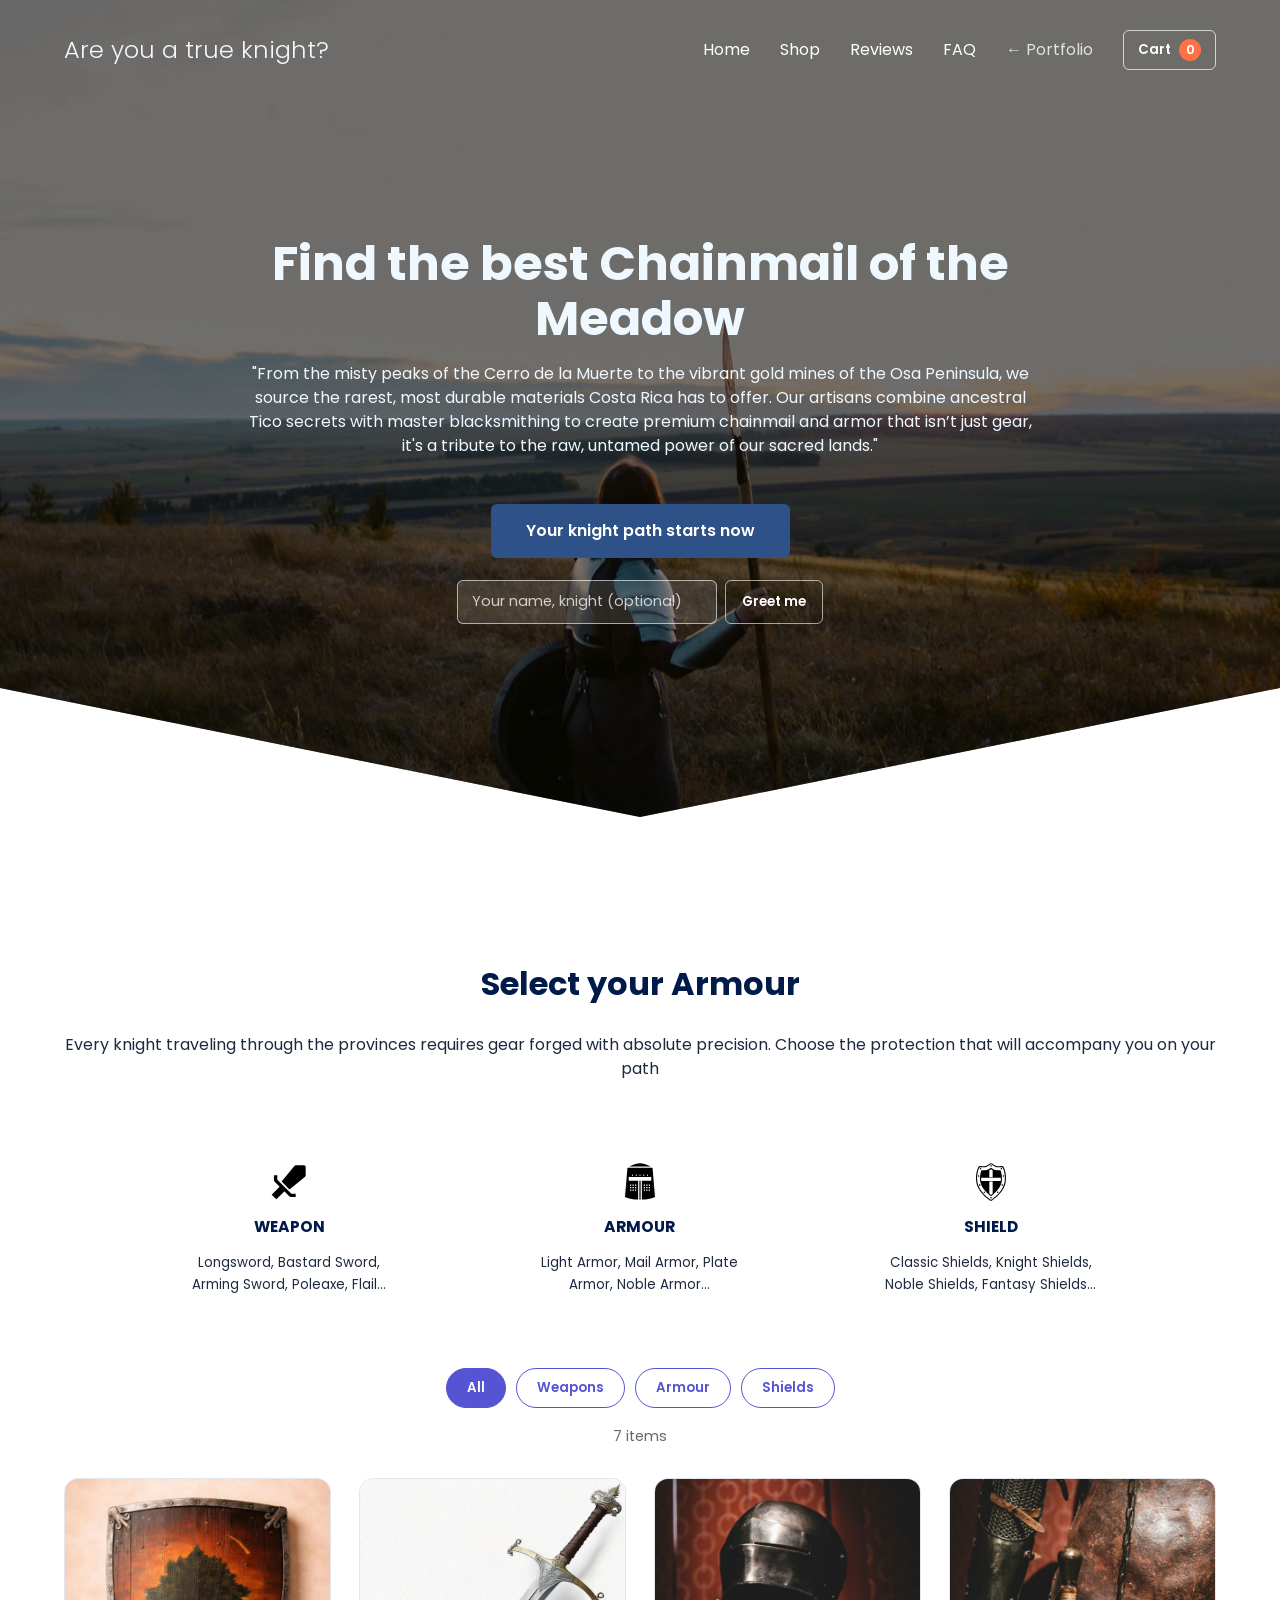
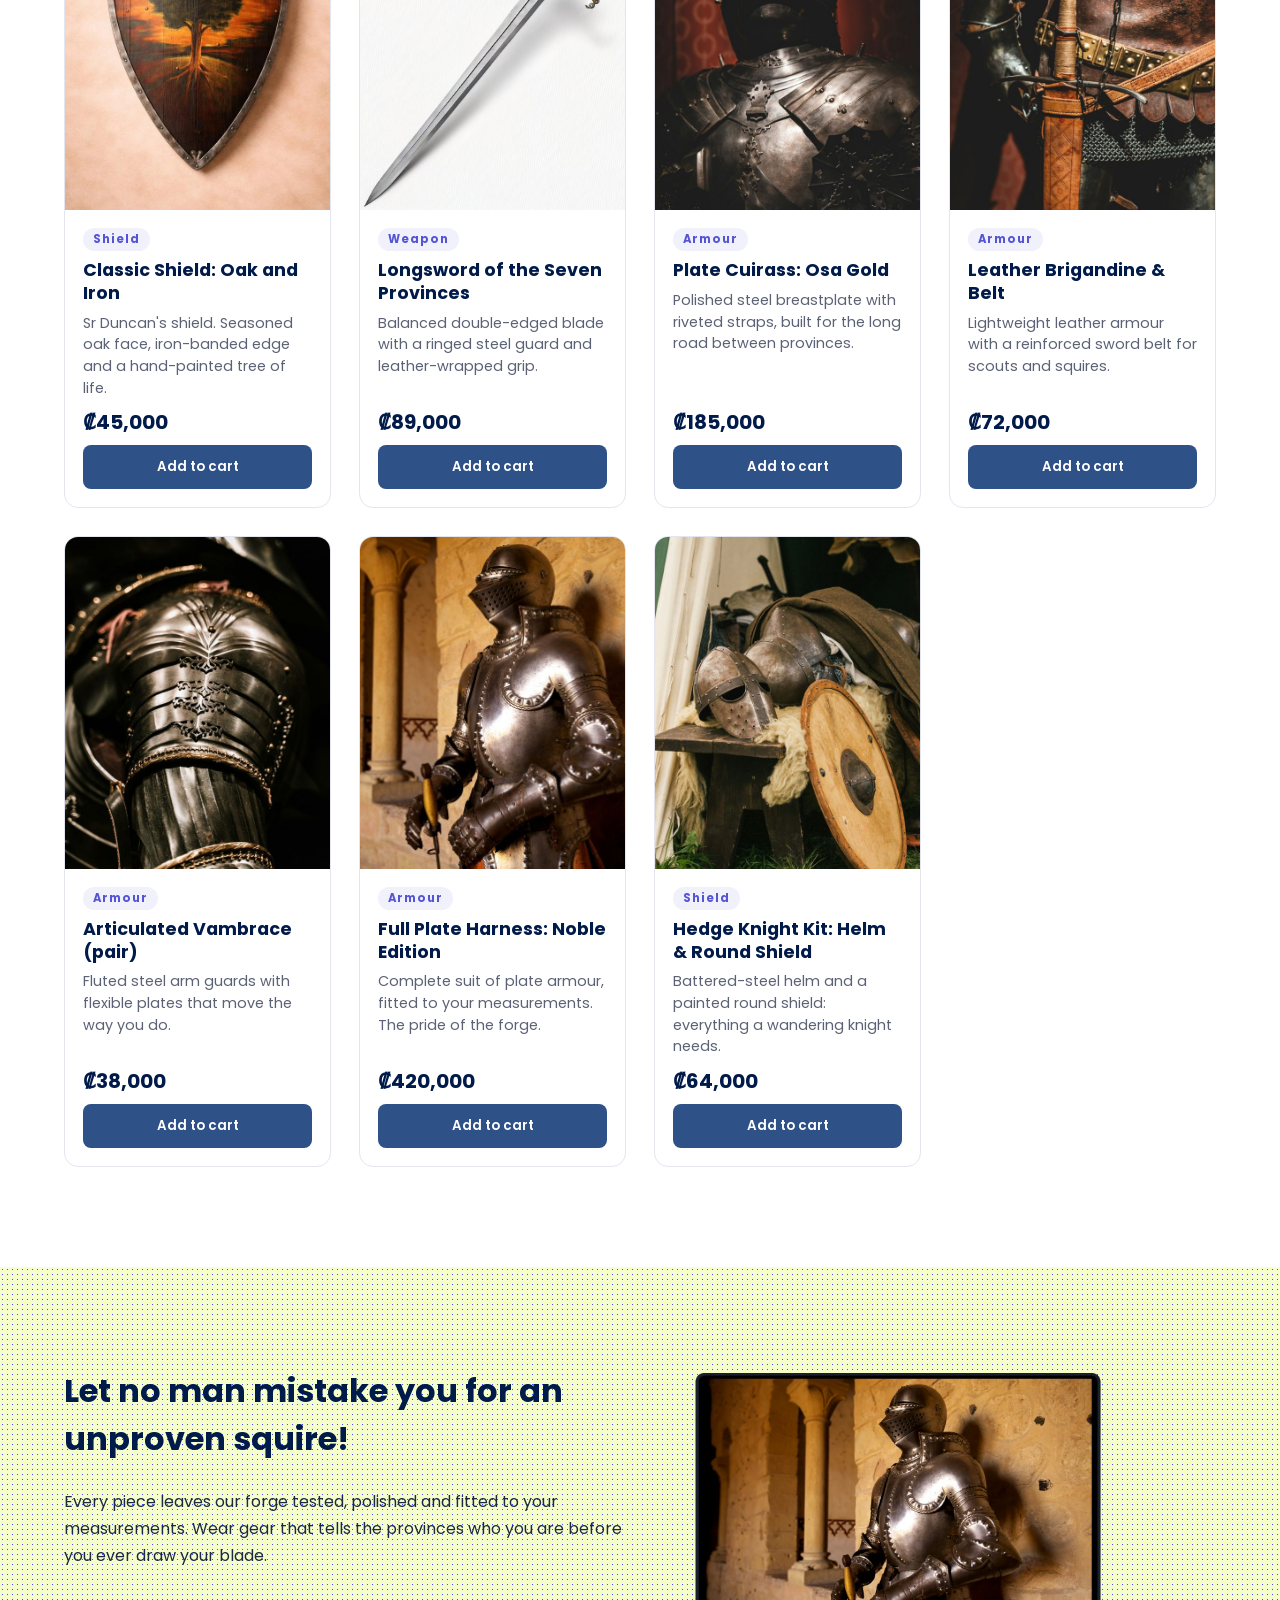
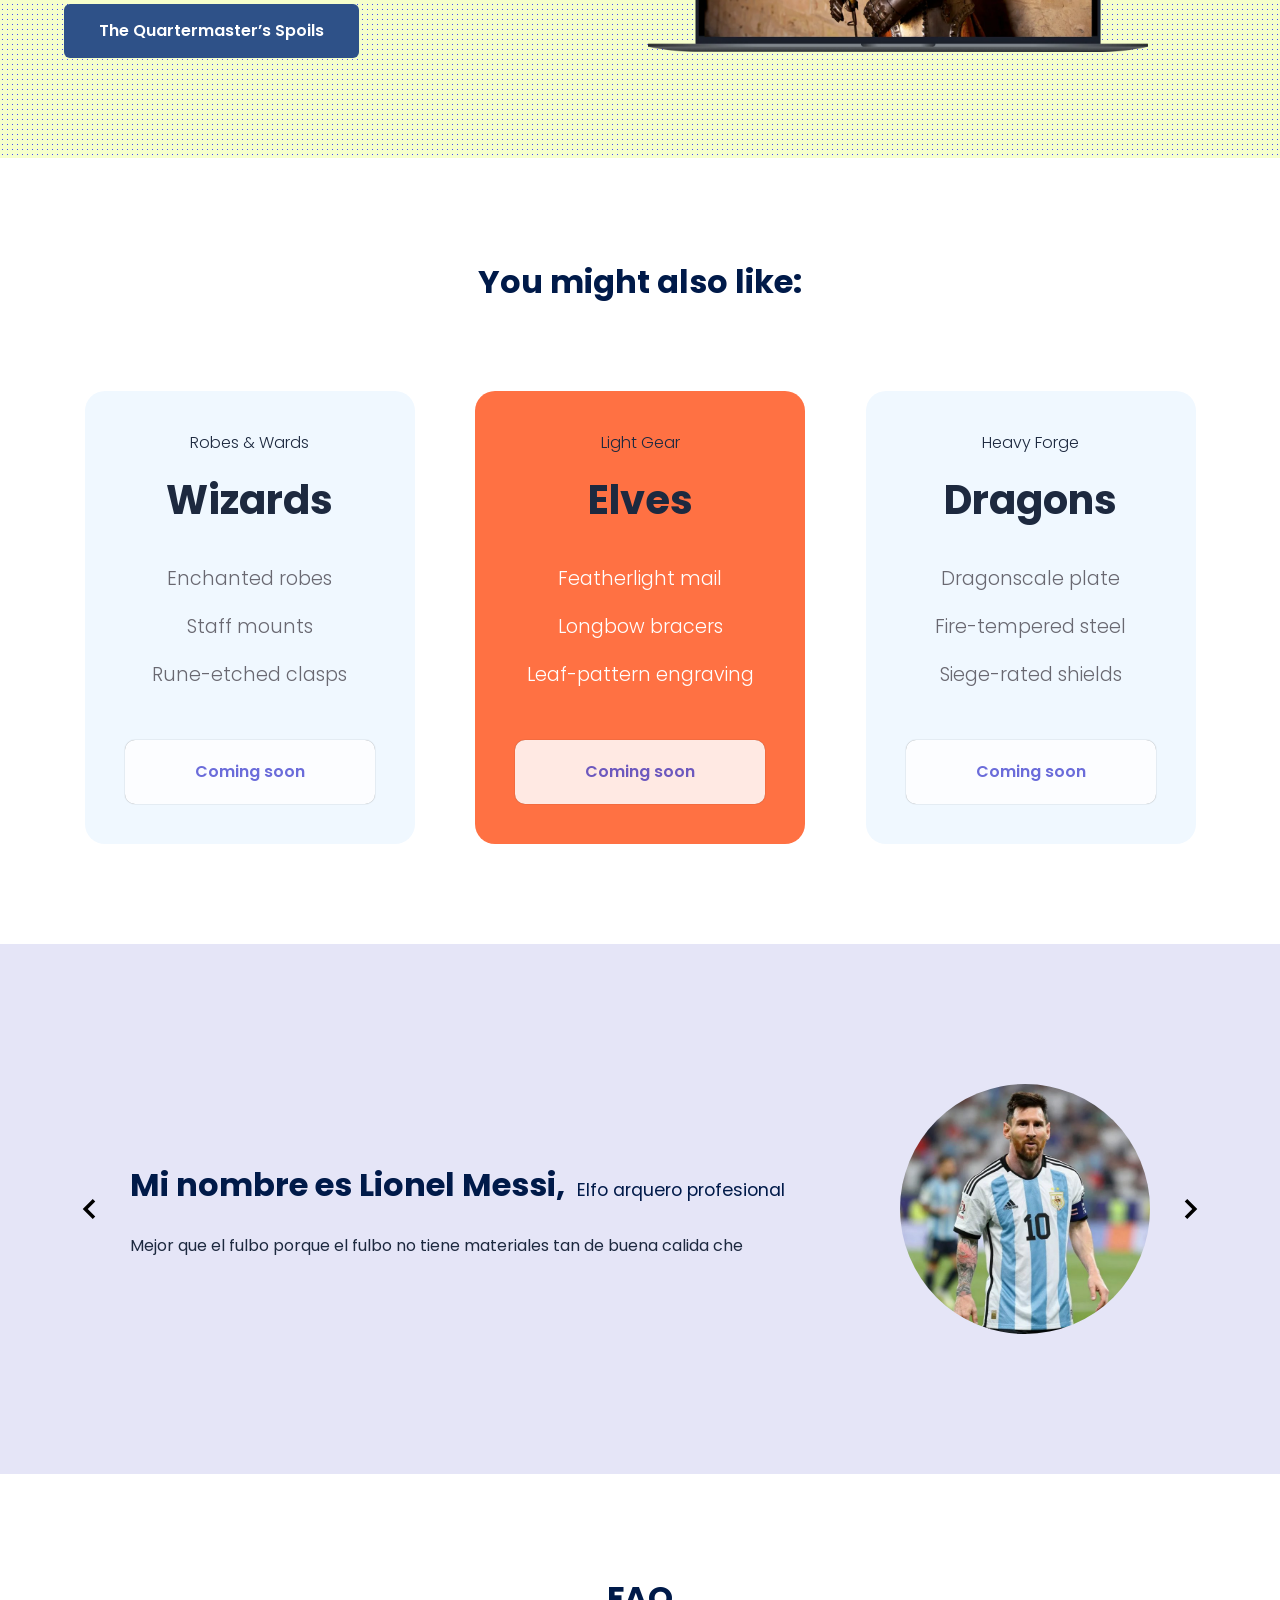
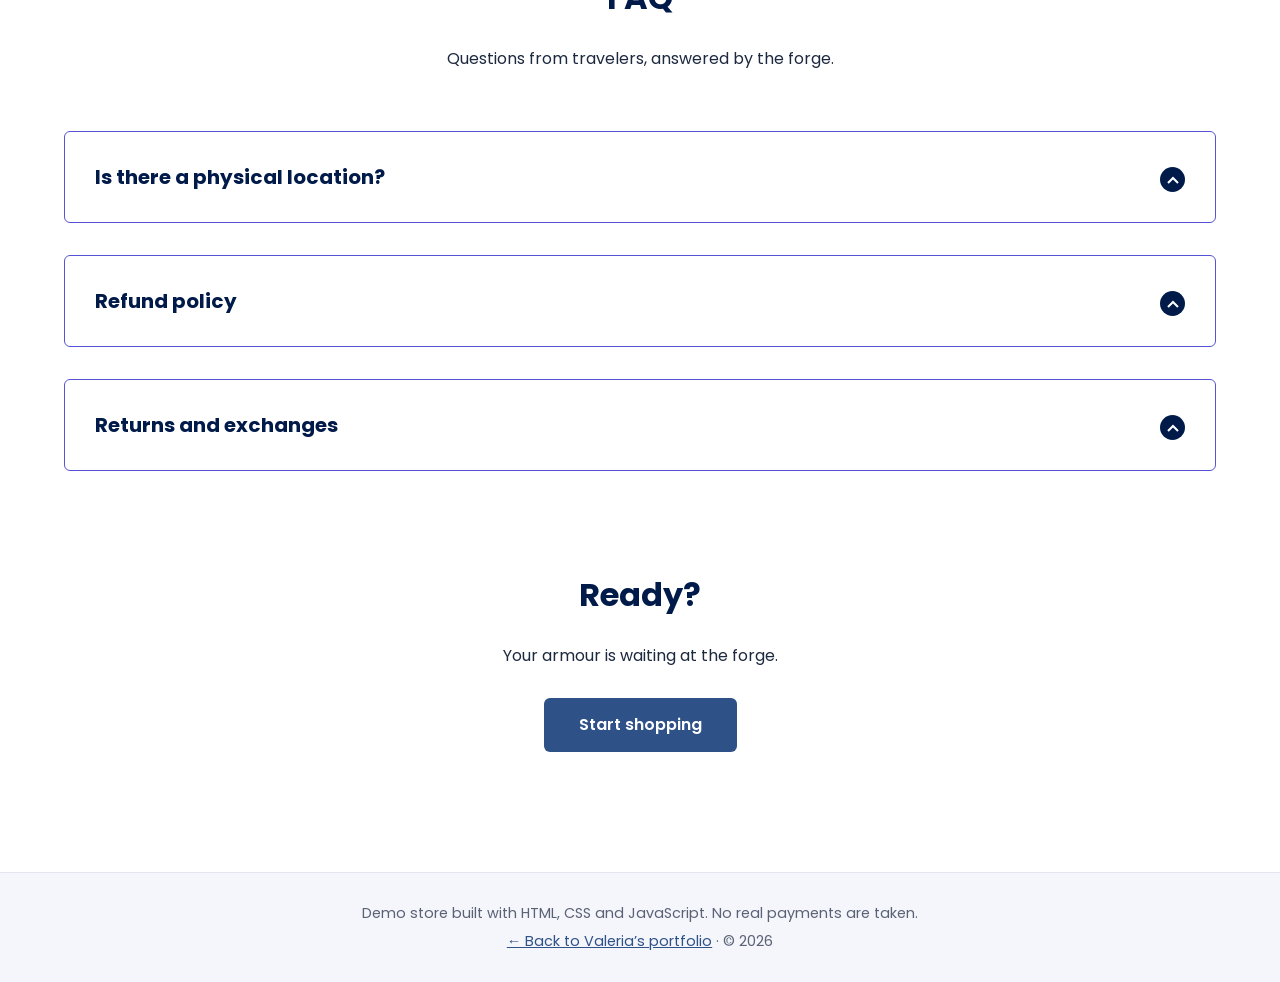
<file: knight/knight/index.html>
<!DOCTYPE html>
<html lang="en">
<head>
    <meta charset="UTF-8">
    <meta name="viewport" content="width=device-width, initial-scale=1.0">
    <title>A Knight of the Seven Provinces</title>
    <meta name="description" content="A Knight of the Seven Provinces: a front-end demo store for chainmail, armour, weapons and shields. Built with HTML, CSS and JavaScript.">
    <link rel="icon" href="Images/favicon-32x32.png">
    <link rel="stylesheet" href="CSS/estilos.css">
</head>
<body>

   <header class="hero" id="top">
      <nav class="nav container" aria-label="Main">
        <div class="nav__logo">
            <h2 class="nav__title">Are you a true knight?</h2>
        </div>

        <button class="nav__menu" type="button" aria-expanded="false" aria-controls="nav-links" aria-label="Open menu">
            <svg class="nav__img" viewBox="0 0 24 24" width="30" height="30" aria-hidden="true" focusable="false">
                <path fill="currentColor" d="M3 3h18v2H3zm0 8h18v2H3zm0 8h18v2H3z"></path>
            </svg>
        </button>

        <ul class="nav__link nav__link--menu" id="nav-links">
            <li class="nav__items"><a href="#top" class="nav__links">Home</a></li>
            <li class="nav__items"><a href="#shop" class="nav__links">Shop</a></li>
            <li class="nav__items"><a href="#reviews" class="nav__links">Reviews</a></li>
            <li class="nav__items"><a href="#faq" class="nav__links">FAQ</a></li>
            <li class="nav__items"><a href="../index.html" class="nav__links nav__links--back">&larr; Portfolio</a></li>
            <li class="nav__items">
                <button class="cart-toggle" type="button" id="cart-open" aria-haspopup="dialog" aria-controls="cart">
                    Cart <span class="cart-toggle__count" id="cart-count">0</span>
                </button>
            </li>
        </ul>
      </nav>

       <section class="hero__container container">
        <h1 class="hero__title">Find the best Chainmail of the Meadow</h1>
        <p class="hero__paragraph">"From the misty peaks of the Cerro de la Muerte to the vibrant gold mines of the Osa Peninsula, we source the rarest, most durable materials Costa Rica has to offer. Our artisans combine ancestral Tico secrets with master blacksmithing to create premium chainmail and armor that isn&rsquo;t just gear, it's a tribute to the raw, untamed power of our sacred lands."</p>
        <a href="#shop" class="cta">Your knight path starts now</a>

        <form class="hero__name" id="name-form" autocomplete="off">
            <label for="knight-name" class="sr-only">Your name</label>
            <input id="knight-name" type="text" maxlength="12" placeholder="Your name, knight (optional)">
            <button type="submit" class="hero__name-btn">Greet me</button>
        </form>
       </section>
   </header>

        <main>
            <section class="container about" id="shop">
                <h2 class="subtitle" id="shop-title">Select your Armour</h2>
                <p class="about_paragraph">Every knight traveling through the provinces requires gear forged with absolute precision. Choose the protection that will accompany you on your path</p>

                 <div class="about__main">
                    <button type="button" class="about__icons" data-category="WEAPON" onclick="filtrarCategoria('WEAPON')">
                        <img src="Images/weapon.svg" class="about__icon" alt="">
                        <h3 class="about__title">WEAPON</h3>
                        <p class="about__paragraph">Longsword, Bastard Sword, Arming Sword, Poleaxe, Flail...</p>
                    </button>

                    <button type="button" class="about__icons" data-category="ARMOUR" onclick="filtrarCategoria('ARMOUR')">
                        <img src="Images/helmet.svg" class="about__icon" alt="">
                        <h3 class="about__title">ARMOUR</h3>
                        <p class="about__paragraph">Light Armor, Mail Armor, Plate Armor, Noble Armor...</p>
                    </button>

                    <button type="button" class="about__icons" data-category="SHIELD" onclick="filtrarCategoria('SHIELD')">
                        <img src="Images/shield.svg" class="about__icon" alt="">
                        <h3 class="about__title">SHIELD</h3>
                        <p class="about__paragraph">Classic Shields, Knight Shields, Noble Shields, Fantasy Shields...</p>
                    </button>
                 </div>

                 <div class="filters" role="group" aria-label="Filter products">
                    <button type="button" class="filters__btn filters__btn--active" data-filter="ALL" onclick="filtrarCategoria('ALL')">All</button>
                    <button type="button" class="filters__btn" data-filter="WEAPON" onclick="filtrarCategoria('WEAPON')">Weapons</button>
                    <button type="button" class="filters__btn" data-filter="ARMOUR" onclick="filtrarCategoria('ARMOUR')">Armour</button>
                    <button type="button" class="filters__btn" data-filter="SHIELD" onclick="filtrarCategoria('SHIELD')">Shields</button>
                 </div>
                 <p class="products-count" id="products-count" aria-live="polite"></p>

                 <div class="products-grid" id="products-grid"></div>
            </section>

           <section class="knowledge">
            <div class="knowledge__container container">
                <div class="knowledge__texts">
                    <h2 class="subtitle">Let no man mistake you for an unproven squire!</h2>
                    <p class="knowledge__paragraph">Every piece leaves our forge tested, polished and fitted to your measurements. Wear gear that tells the provinces who you are before you ever draw your blade.</p>
                    <a href="#shop" class="cta">The Quartermaster&rsquo;s Spoils</a>
                </div>

                <figure class="knowledge__picture">
                    <img src="Images/laptop.webp" class="knowledge__img" alt="A full suit of plate armour displayed on a laptop screen" loading="lazy">
                </figure>
            </div>
           </section>

           <section class="price container" id="collections">
            <h2 class="subtitle">You might also like:</h2>
            <div class="price__table">
                <div class="price__element">
                    <p class="price__name">Robes &amp; Wards</p>
                    <h3 class="price__price">Wizards</h3>
                    <div class="price__items">
                         <p class="price__features">Enchanted robes</p>
                         <p class="price__features">Staff mounts</p>
                         <p class="price__features">Rune-etched clasps</p>
                    </div>
                    <span class="price__cta price__cta--soon">Coming soon</span>
                </div>

                <div class="price__element price__element--best">
                    <p class="price__name">Light Gear</p>
                    <h3 class="price__price">Elves</h3>
                    <div class="price__items">
                         <p class="price__features">Featherlight mail</p>
                         <p class="price__features">Longbow bracers</p>
                         <p class="price__features">Leaf-pattern engraving</p>
                    </div>
                    <span class="price__cta price__cta--soon">Coming soon</span>
                </div>

                <div class="price__element">
                    <p class="price__name">Heavy Forge</p>
                    <h3 class="price__price">Dragons</h3>
                    <div class="price__items">
                         <p class="price__features">Dragonscale plate</p>
                         <p class="price__features">Fire-tempered steel</p>
                         <p class="price__features">Siege-rated shields</p>
                    </div>
                    <span class="price__cta price__cta--soon">Coming soon</span>
                </div>
            </div>
           </section>

           <section class="testimony" id="reviews">
              <div class="testimony__container container">
                <button type="button" class="testimony__arrow" id="before" aria-label="Previous review">
                    <img src="Images/leftarrow.svg" alt="">
                </button>

                <section class="testimony__body testimony__body--show" data-id="1">
                    <div class="testimony__texts">
                        <h2 class="subtitle">Mi nombre es Lionel Messi, <span class="testimony__course">Elfo arquero profesional</span></h2>
                        <p class="testimony__review">Mejor que el fulbo porque el fulbo no tiene materiales tan de buena calida che</p>
                    </div>
                    <figure class="testimony__picture">
                        <img src="Images/messielfo.jpg" class="testimony__img" alt="Elf archer in an Argentina jersey">
                    </figure>
                </section>

                <section class="testimony__body" data-id="2">
                    <div class="testimony__texts">
                        <h2 class="subtitle">Duncan The Tall, <span class="testimony__course">Only a Hedge Knight</span></h2>
                        <p class="testimony__review">I didn't have many coppers left, but this was worth every single one</p>
                    </div>
                    <figure class="testimony__picture">
                        <img src="Images/ser-duncan.jpg" class="testimony__img" alt="Ser Duncan the Tall in mail and plate">
                    </figure>
                </section>

                <section class="testimony__body" data-id="3">
                    <div class="testimony__texts">
                        <h2 class="subtitle">King Arthur, <span class="testimony__course">owner of Excálibur</span></h2>
                        <p class="testimony__review">By the power of the Dragon! The armor forged here shines with the light of a new kingdom, flawless and unyielding. I even found a relic worthy of Merlin&rsquo;s deep magic. Truly, the King and the Land are One with this shop!</p>
                    </div>
                    <figure class="testimony__picture">
                        <img src="Images/king-arthur.jpg" class="testimony__img" alt="A knight raising a longsword">
                    </figure>
                </section>

                <button type="button" class="testimony__arrow" id="next" aria-label="Next review">
                    <img src="Images/rightarrow.svg" alt="">
                </button>
              </div>
           </section>

            <section class="questions container" id="faq">
                <h2 class="subtitle">FAQ</h2>
                <p class="questions__paragraph">Questions from travelers, answered by the forge.</p>

                <section class="questions__container">
                    <article class="questions__padding">
                       <div class="questions__answer">
                        <h3 class="questions__title" tabindex="0" role="button" aria-expanded="false">Is there a physical location?
                            <span class="questions__arrow">
                                <img src="Images/arrow.svg" class="questions__img" alt="">
                           </span>
                        </h3>
                        <p class="questions__show">We are an online-only forge based in Costa Rica. Every order is packed by hand and shipped straight to your door.</p>
                       </div>
                    </article>

                    <article class="questions__padding">
                       <div class="questions__answer">
                        <h3 class="questions__title" tabindex="0" role="button" aria-expanded="false">Refund policy
                            <span class="questions__arrow">
                                <img src="Images/arrow.svg" class="questions__img" alt="">
                           </span>
                        </h3>
                        <p class="questions__show">If your gear arrives damaged or isn't what you ordered, tell us within 7 days and we will repair, replace or refund it.</p>
                       </div>
                    </article>

                    <article class="questions__padding">
                       <div class="questions__answer">
                        <h3 class="questions__title" tabindex="0" role="button" aria-expanded="false">Returns and exchanges
                            <span class="questions__arrow">
                                <img src="Images/arrow.svg" class="questions__img" alt="">
                           </span>
                        </h3>
                        <p class="questions__show">Unused pieces can be exchanged within 14 days. Made-to-measure items, like full plate harnesses, can only be adjusted, not returned.</p>
                       </div>
                    </article>
                </section>

                <section class="questions__offer">
                    <h2 class="subtitle">Ready?</h2>
                    <p class="questions__copy">Your armour is waiting at the forge.</p>
                    <a href="#shop" class="cta">Start shopping</a>
                </section>
            </section>
        </main>

        <footer class="site-footer">
            <div class="site-footer__inner container">
                <p>Demo store built with HTML, CSS and JavaScript. No real payments are taken.</p>
                <p><a href="../index.html">&larr; Back to Valeria&rsquo;s portfolio</a> &middot; &copy; <span id="year"></span></p>
            </div>
        </footer>

        <!-- Cart drawer -->
        <div class="cart-overlay" id="cart-overlay" hidden></div>
        <aside class="cart" id="cart" role="dialog" aria-modal="true" aria-labelledby="cart-title" aria-hidden="true" tabindex="-1">
            <div class="cart__head">
                <h2 class="cart__title" id="cart-title">Your cart</h2>
                <button type="button" class="cart__close" id="cart-close" aria-label="Close cart">&times;</button>
            </div>
            <div class="cart__body" id="cart-body"></div>
            <div class="cart__foot" id="cart-foot">
                <p class="cart__total"><span>Total</span> <strong id="cart-total">₡0</strong></p>
                <button type="button" class="cta cart__checkout" id="cart-checkout">Checkout</button>
                <button type="button" class="cart__clear" id="cart-clear">Empty cart</button>
            </div>
        </aside>
        <p class="sr-only" id="live-status" role="status" aria-live="polite"></p>

        <script src="js/products.js"></script>
        <script src="js/index.js"></script>
        <script src="js/slider.js"></script>
        <script src="js/questions.js"></script>

</body>
</html>
</file>
<file: knight/knight/CSS/estilos.css>
@import url('https://fonts.googleapis.com/css2?family=Poppins:wght@300;400;600;700&display=swap');

:root{
    --padding-container: 100px 0;
    --color-title: #001A49;
    --color-cta: #2e5188;
    --color-cta-hover: #1a3660;
    --color-accent: #5454d4;
    --color-orange: #FF7143;
    --header-h: 100px;
}

/* Reset (reemplaza al normalize.css que faltaba) */
*, *::before, *::after { box-sizing: border-box; }
html { scroll-behavior: smooth; }
body {
    margin: 0;
    font-family: 'Poppins', sans-serif;
    color: #1d293f;
    line-height: 1.5;
}
h1, h2, h3, p, ul, figure { margin: 0; padding: 0; }
img { max-width: 100%; display: block; }
button { font-family: inherit; }
[hidden] { display: none !important; }

.sr-only {
    position: absolute;
    width: 1px; height: 1px;
    padding: 0; margin: -1px;
    overflow: hidden;
    clip: rect(0,0,0,0);
    white-space: nowrap;
    border: 0;
}

:focus-visible {
    outline: 3px solid var(--color-orange);
    outline-offset: 3px;
}

/* Contenedor */
.container{
    width: 90%;
    max-width: 1200px;
    margin: 0 auto;
    overflow: hidden;
    padding: var(--padding-container);
}

/* ---------- Hero ---------- */
.hero {
    width: 100%;
    height: 100vh;
    min-height: 640px;
    max-height: 860px;
    position: relative;
    display: grid;
    grid-template-rows: var(--header-h) 1fr;
    background-color: transparent;
    color: aliceblue;
}

.hero::before{
    content: "";
    position: absolute;
    inset: 0;
    background-image: linear-gradient(180deg, rgba(0,0,0,0.5) 0%, rgba(0,0,0,0.5) 100%), url("../Images/hero.jpg");
    background-size: cover;
    background-position: center;
    clip-path: polygon(0 0, 100% 0, 100% 80%, 50% 95%, 0 80%);
    z-index: -1;
}

/* ---------- Nav ---------- */
.nav{
    display: flex;
    justify-content: space-between;
    align-items: center;
    width: 90%;
    padding: 0;
    overflow: visible;
    position: relative;
    z-index: 20;
    max-width: 1200px;
}

.nav__title{ font-weight: 300; font-size: 1.5rem; }

.nav__link{
    list-style: none;
    display: flex;
    flex-direction: row;
    align-items: center;
    gap: 30px;
    width: max-content;
}

.nav__items{ list-style: none; }

.nav__links{
    color: #fff;
    text-decoration: none;
}
.nav__links:hover { text-decoration: underline; text-underline-offset: 6px; }
.nav__links--back { opacity: .8; }

.nav__menu{
    display: none;
    background: none;
    border: 0;
    color: #fff;
    cursor: pointer;
    padding: 6px;
}
.nav__img{ display: block; width: 30px; height: 30px; }

.cart-toggle{
    display: inline-flex;
    align-items: center;
    gap: 8px;
    background: transparent;
    color: #fff;
    border: 1px solid rgba(255,255,255,.7);
    border-radius: 6px;
    padding: 8px 14px;
    font-weight: 600;
    cursor: pointer;
    transition: background-color .2s ease;
}
.cart-toggle:hover { background: rgba(255,255,255,.15); }
.cart-toggle__count{
    min-width: 22px;
    height: 22px;
    padding: 0 6px;
    display: inline-grid;
    place-items: center;
    border-radius: 11px;
    background: var(--color-orange);
    color: #fff;
    font-size: .8rem;
}

.hero__container{
    max-width: 800px;
    display: grid;
    --padding-container: 0;
    grid-auto-rows: max-content;
    align-content: center;
    gap: 1em;
    padding-bottom: 100px;
    text-align: center;
}
.hero__title{ font-size: 3rem; line-height: 1.15; }
.hero__paragraph{ margin-bottom: 10px; }

.hero__name{
    display: flex;
    justify-content: center;
    gap: 8px;
    margin-top: 6px;
}
.hero__name input{
    width: min(260px, 60vw);
    padding: 10px 14px;
    border-radius: 6px;
    border: 1px solid rgba(255,255,255,.6);
    background: rgba(255,255,255,.12);
    color: #fff;
    font: inherit;
    font-size: .9rem;
}
.hero__name input::placeholder{ color: rgba(255,255,255,.75); }
.hero__name-btn{
    padding: 10px 16px;
    border-radius: 6px;
    border: 1px solid rgba(255,255,255,.6);
    background: transparent;
    color: #fff;
    font-weight: 600;
    cursor: pointer;
}
.hero__name-btn:hover{ background: rgba(255,255,255,.18); }

/* ---------- Botón principal ---------- */
.cta {
    display: inline-block;
    background-color: var(--color-cta);
    color: #ffffff !important;
    text-decoration: none;
    padding: 15px 35px;
    border: 0;
    border-radius: 6px;
    font-weight: 600;
    font-size: 1rem;
    cursor: pointer;
    width: max-content;
    margin: 20px auto 0 auto;
    transition: background-color 0.3s ease, transform 0.2s ease;
}
.cta:hover {
    background-color: var(--color-cta-hover);
    transform: scale(1.03);
}

/* ---------- Shop / About ---------- */
.about{ text-align: center; scroll-margin-top: 0; }

.subtitle{
    color: var(--color-title);
    font-size: 2rem;
    margin-bottom: 25px;
}
.about__paragraph{ line-height: 1.7; }

.about__main{
    padding-top: 60px;
    display: grid;
    width: 90%;
    margin: 0 auto;
    gap: 1em;
    grid-template-columns: repeat(auto-fit, minmax(260px, auto));
}
.about__icons{
    display: grid;
    gap: 1em;
    justify-items: center;
    width: 260px;
    margin: 0 auto;
    padding: 20px 14px;
    background: transparent;
    border: 1px solid transparent;
    border-radius: 12px;
    color: inherit;
    text-align: center;
    cursor: pointer;
    transition: transform .2s ease, border-color .2s ease, background-color .2s ease;
}
.about__icons:hover{ transform: scale(1.03); border-color: #d6dbe8; }
.about__icons--active{ border-color: var(--color-accent); background: #f1f1fc; }
.about__icon{ width: 40px; }
.about__title{ margin: 0; color: var(--color-title); }

/* Filtros */
.filters{
    display: flex;
    flex-wrap: wrap;
    justify-content: center;
    gap: 10px;
    margin-top: 50px;
}
.filters__btn{
    padding: 9px 20px;
    border-radius: 999px;
    border: 1px solid var(--color-accent);
    background: #fff;
    color: var(--color-accent);
    font-weight: 600;
    cursor: pointer;
    transition: background-color .2s ease, color .2s ease;
}
.filters__btn:hover{ background: #f1f1fc; }
.filters__btn--active{ background: var(--color-accent); color: #fff; }
.filters__btn--active:hover{ background: var(--color-accent); }

.products-count{ margin-top: 18px; color: #696871; font-size: .9rem; }

/* Productos */
.products-grid{
    margin-top: 30px;
    display: grid;
    grid-template-columns: repeat(auto-fill, minmax(240px, 1fr));
    gap: 28px;
    text-align: left;
}
.product-card{
    display: flex;
    flex-direction: column;
    background: #fff;
    border: 1px solid #e3e6ef;
    border-radius: 14px;
    overflow: hidden;
    transition: transform .2s ease, box-shadow .2s ease;
}
.product-card:hover{
    transform: translateY(-4px);
    box-shadow: 0 14px 30px rgba(0, 26, 73, .12);
}
.product-card__img{
    width: 100%;
    aspect-ratio: 4 / 5;
    object-fit: cover;
    background: #e5e5f7;
}
.product-card__body{
    display: flex;
    flex-direction: column;
    gap: 8px;
    padding: 18px;
    flex: 1;
}
.product-card__tag{
    align-self: flex-start;
    font-size: .72rem;
    font-weight: 700;
    letter-spacing: .08em;
    color: var(--color-accent);
    background: #f1f1fc;
    padding: 3px 10px;
    border-radius: 999px;
}
.product-card__name{ font-size: 1.1rem; color: var(--color-title); line-height: 1.3; }
.product-card__desc{ font-size: .9rem; color: #5b6275; flex: 1; }
.product-card__price{ font-size: 1.25rem; font-weight: 700; color: var(--color-title); }
.product-card__btn{
    padding: 12px 16px;
    border: 0;
    border-radius: 8px;
    background: var(--color-cta);
    color: #fff;
    font-weight: 600;
    cursor: pointer;
    transition: background-color .2s ease;
}
.product-card__btn:hover{ background: var(--color-cta-hover); }

/* ---------- Knowledge ---------- */
.knowledge{
    background-color: #f6ffcc;
    background-image: radial-gradient(#444CF7 0.5px, #f6ffcc 0.5px);
    background-size: 5px 5px;
    overflow: hidden;
}
.knowledge__container{
    display: grid;
    grid-template-columns: 1fr 1fr;
    gap: 1em;
    align-items: center;
}
.knowledge__picture{ max-width: 500px; }
.knowledge__paragraph{ line-height: 1.7; margin-bottom: 15px; }
.knowledge__img{ width: 100%; display: block; }
.knowledge__texts .cta{ margin-left: 0; }

/* ---------- Colecciones ---------- */
.price{ text-align: center; }
.price__table{
    padding-top: 60px;
    display: flex;
    flex-wrap: wrap;
    gap: 2.5em;
    justify-content: space-evenly;
    align-items: center;
}
.price__element{
    background-color: aliceblue;
    text-align: center;
    border-radius: 20px;
    width: 330px;
    padding: 40px;
    --color-plan: #696871;
    --color-price: #1D293F;
    --bg-cta: #fff;
    --color-cta-text: #5454d4;
    --color-items: #696871;
}
.price__element--best{
    background-color: var(--color-orange);
    --color-items: #fff;
}
.price__name{
    color: var(--color-price);
    margin-bottom: 15px;
    font-weight: 300;
}
.price__price{ font-size: 2.5rem; color: var(--color-price); }
.price__items{
    margin-top: 35px;
    display: grid;
    gap: 1em;
    font-weight: 300;
    font-size: 1.2rem;
    margin-bottom: 50px;
    color: var(--color-items);
}
.price__cta{
    display: block;
    padding: 20px 0;
    border-radius: 10px;
    text-decoration: none;
    background-color: var(--bg-cta);
    font-weight: 600;
    box-shadow: 0 0 1px rgba(0,0,0, .5);
    color: var(--color-cta-text);
}
.price__cta--soon{ opacity: .85; cursor: default; }

/* ---------- Reseñas ---------- */
.testimony{ background-color: #e5e5f7; padding: 40px 0; }
.testimony__container{
    display: grid;
    grid-template-columns: 50px 1fr 50px;
    gap: 1em;
    align-items: center;
    max-width: 1200px;
    margin: 0 auto;
}
.testimony__body{
    display: grid;
    grid-template-columns: 1fr max-content;
    justify-content: space-between;
    align-items: center;
    gap: 2em;
    grid-column: 2 / 3;
    grid-row: 1 / 2;
    opacity: 0;
    pointer-events: none;
    visibility: hidden;
    transition: opacity 1.5s ease-in-out, visibility 0s linear 1.5s;
}
.testimony__body--show{
    pointer-events: auto;
    opacity: 1;
    visibility: visible;
    transition: opacity 1.5s ease-in-out, visibility 0s;
}
.testimony__img{
    width: 250px;
    height: 250px;
    border-radius: 50%;
    object-fit: cover;
    object-position: 50% 30%;
}
.testimony__texts{ max-width: 700px; }
.testimony__course{ display: inline-block; padding: 5px; font-size: 1.1rem; font-weight: 400; }
.testimony__arrow{
    width: 50px;
    height: 50px;
    padding: 10px;
    border: 0;
    border-radius: 50%;
    background: transparent;
    cursor: pointer;
    transition: background-color .2s ease;
}
.testimony__arrow:hover{ background: rgba(84, 84, 212, .15); }
.testimony__arrow img{ width: 100%; height: 100%; }

/* ---------- FAQ ---------- */
.questions{ text-align: center; }
.questions__paragraph{ margin-bottom: 10px; }
.questions__container{
    display: grid;
    gap: 2em;
    padding-top: 50px;
    padding-bottom: 100px;
}
.questions__padding{
    padding: 0;
    transition: padding .2s;
    border: 1px solid var(--color-accent);
    border-radius: 6px;
}
.questions__padding--add{ padding-bottom: 30px; }
.questions__answer{ padding: 0 30px 0; overflow: hidden; }
.questions__title{
    display: flex;
    font-size: 20px;
    padding: 30px 0 30px;
    cursor: pointer;
    color: var(--color-title);
    justify-content: space-between;
    text-align: left;
}
.questions__arrow{
    border-radius: 50%;
    background-color: var(--color-title);
    width: 25px;
    height: 25px;
    flex: none;
    display: flex;
    justify-content: center;
    align-items: center;
    align-self: flex-end;
    margin-left: 10px;
    transition: transform .3s;
}
.questions__arrow--rotate{ transform: rotate(180deg); }
.questions__show{
    text-align: left;
    height: 0;
    overflow: hidden;
    transition: height .3s;
}
.questions__img{ display: block; }
.questions__offer{ padding-bottom: 20px; }
.questions__copy{ margin-bottom: 10px; }

/* ---------- Footer ---------- */
.site-footer{ background: #f4f6fb; border-top: 1px solid #e3e6ef; text-align: center; font-size: .9rem; color: #5b6275; }
.site-footer__inner{ padding: 30px 0; display: grid; gap: 6px; }
.site-footer a{ color: var(--color-cta); }

/* ---------- Carrito ---------- */
.cart-overlay{
    position: fixed;
    inset: 0;
    background: rgba(0, 10, 30, .55);
    z-index: 90;
}
.cart{
    position: fixed;
    top: 0;
    right: 0;
    height: 100%;
    width: min(420px, 100%);
    display: flex;
    flex-direction: column;
    background: #fff;
    box-shadow: -10px 0 40px rgba(0,0,0,.25);
    transform: translateX(105%);
    visibility: hidden;
    transition: transform .3s ease, visibility 0s linear .3s;
    z-index: 100;
}
.cart--open{ transform: none; visibility: visible; transition: transform .3s ease, visibility 0s; }
.cart__head{
    display: flex;
    justify-content: space-between;
    align-items: center;
    padding: 20px 24px;
    border-bottom: 1px solid #e3e6ef;
}
.cart__title{ font-size: 1.3rem; color: var(--color-title); }
.cart__close{
    width: 38px; height: 38px;
    border: 0; border-radius: 50%;
    background: #f1f1fc;
    color: var(--color-title);
    font-size: 1.6rem; line-height: 1;
    cursor: pointer;
}
.cart__body{ flex: 1; overflow-y: auto; padding: 8px 24px; }
.cart__empty{ margin-top: 40px; text-align: center; color: #696871; }
.cart-item{
    display: grid;
    grid-template-columns: 64px 1fr auto;
    gap: 12px;
    align-items: center;
    padding: 16px 0;
    border-bottom: 1px solid #eef0f6;
}
.cart-item__img{ width: 64px; height: 64px; object-fit: cover; border-radius: 8px; }
.cart-item__name{ font-size: .95rem; font-weight: 600; color: var(--color-title); line-height: 1.3; }
.cart-item__price{ font-size: .85rem; color: #696871; }
.cart-item__qty{ display: inline-flex; align-items: center; gap: 8px; margin-top: 6px; }
.cart-item__qty button{
    width: 28px; height: 28px;
    border: 1px solid #c9cde0; border-radius: 6px;
    background: #fff; cursor: pointer; font-size: 1rem;
}
.cart-item__remove{
    border: 0; background: none; cursor: pointer;
    color: #a33; font-size: .8rem; text-decoration: underline;
}
.cart-item__sub{ font-weight: 700; color: var(--color-title); text-align: right; }
.cart__foot{ padding: 20px 24px 24px; border-top: 1px solid #e3e6ef; display: grid; gap: 10px; }
.cart__total{ display: flex; justify-content: space-between; font-size: 1.15rem; }
.cart__checkout{ width: 100%; margin: 0; }
.cart__checkout:disabled{ background: #aab; cursor: not-allowed; transform: none; }
.cart__clear{ background: none; border: 0; color: #696871; text-decoration: underline; cursor: pointer; }
.cart__thanks{ margin-top: 40px; text-align: center; display: grid; gap: 10px; }
.cart__thanks h3{ color: var(--color-title); }

.toast{
    position: fixed;
    left: 50%;
    bottom: 24px;
    transform: translate(-50%, 20px);
    background: var(--color-title);
    color: #fff;
    padding: 12px 20px;
    border-radius: 8px;
    opacity: 0;
    pointer-events: none;
    transition: opacity .25s ease, transform .25s ease;
    z-index: 120;
}
.toast--show{ opacity: 1; transform: translate(-50%, 0); }

/* ---------- Responsive ---------- */
@media (max-width: 860px){
    :root{ --padding-container: 70px 0; }

    .nav__menu{ display: block; }
    .nav__link{
        position: absolute;
        top: calc(100% + 6px);
        right: 0;
        flex-direction: column;
        align-items: stretch;
        gap: 0;
        width: min(280px, 100%);
        background: rgba(0, 20, 55, .96);
        border-radius: 12px;
        padding: 8px 20px;
        opacity: 0;
        visibility: hidden;
        transform: translateY(-8px);
        transition: opacity .2s ease, transform .2s ease, visibility 0s linear .2s;
    }
    .nav__link--open{ opacity: 1; visibility: visible; transform: none; transition: opacity .2s ease, transform .2s ease, visibility 0s; }
    .nav__items{ padding: 12px 0; border-bottom: 1px solid rgba(255,255,255,.12); }
    .nav__items:last-child{ border-bottom: 0; }
    .nav__title{ font-size: 1.15rem; }
    .cart-toggle{ width: 100%; justify-content: center; }

    .hero{ min-height: 620px; }
    .hero::before{
        background-image: linear-gradient(180deg, rgba(0,0,0,0.68) 0%, rgba(0,0,0,0.68) 100%), url("../Images/hero.jpg");
    }
    .hero__title{ font-size: 2.1rem; }
    .hero__paragraph{ font-size: .95rem; }
    .hero__container{ padding-bottom: 70px; }

    .knowledge__container{ grid-template-columns: 1fr; text-align: center; }
    .knowledge__texts .cta{ margin-left: auto; }
    .knowledge__picture{ margin: 0 auto; }

    .testimony__container{ grid-template-columns: 40px 1fr 40px; gap: .4em; }
    .testimony__arrow{ width: 40px; height: 40px; padding: 6px; }
    .testimony__body{ grid-template-columns: 1fr; justify-items: center; text-align: center; gap: 1em; }
    .testimony__picture{ order: -1; }
    .testimony__img{ width: 160px; height: 160px; }

    .subtitle{ font-size: 1.6rem; }
    .questions__title{ font-size: 17px; padding: 22px 0; }
}

@media (max-width: 480px){
    .hero__name{ flex-direction: column; align-items: center; }
    .price__element{ padding: 30px 22px; }
}

@media (prefers-reduced-motion: reduce){
    html{ scroll-behavior: auto; }
    *, *::before, *::after{ transition-duration: .01ms !important; animation-duration: .01ms !important; }
}
</file>
